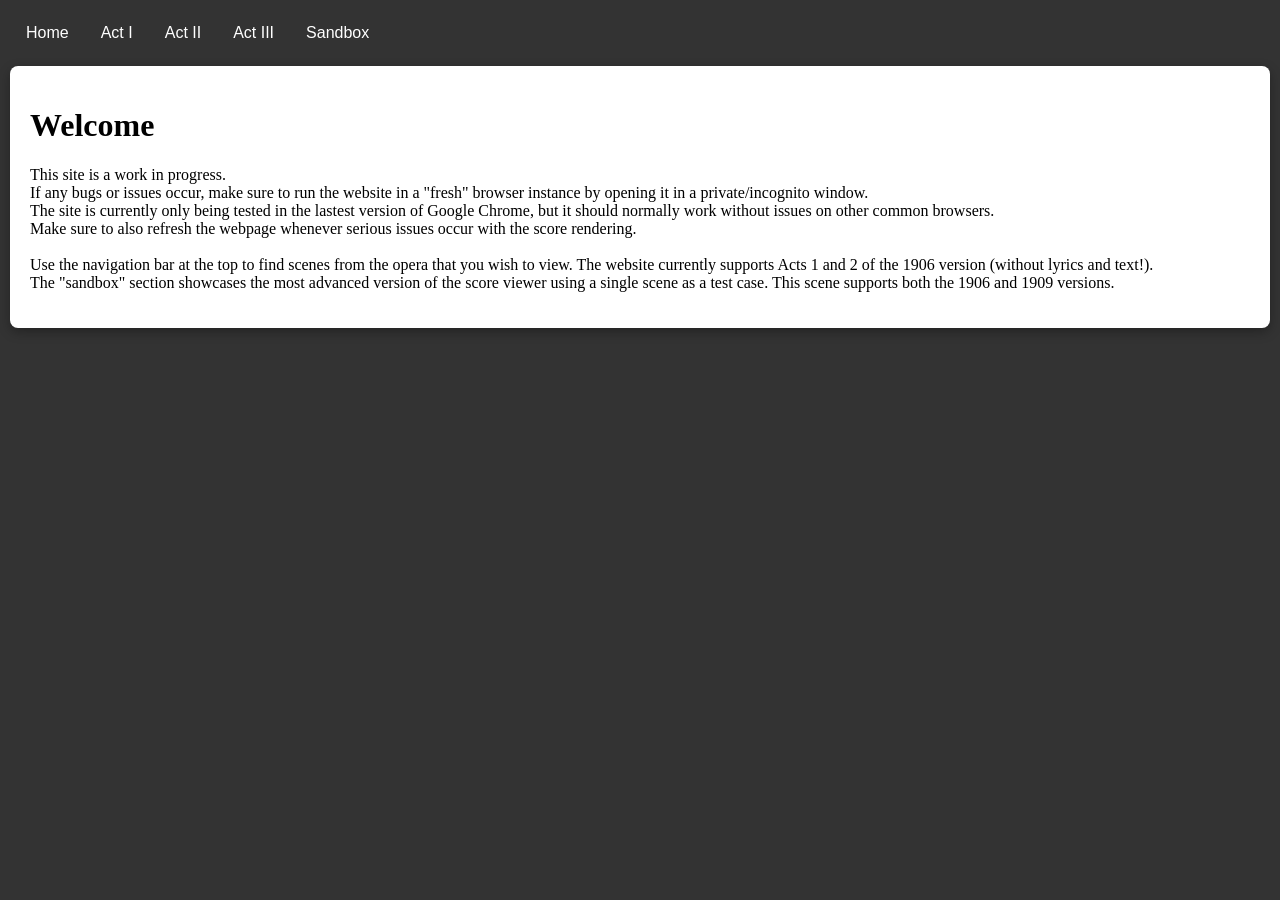
<file: index.html>
<!DOCTYPE html>
<html>
    <head>
        <meta charset="utf-8">
        <meta name="viewport" content="width=device-width">
        <link href="index.css" rel="stylesheet" type="text/css" />
        <title>Les Naufrageurs - Home</title>
    </head>

    <body>

        <!--NAVIGATION BAR-->
        <div class="navbar">
        <a href="index.html">Home</a>
        <div class="dropdown">
        <button class="dropbtn" onclick="toggleDropdown('myDropdown1')">Act I
            <i class="fa fa-caret-down"></i>
        </button>
        <div class="dropdown-content" id="myDropdown1">
            <a href="">Prélude</a>
            <a href="">Scène I</a>
            <a href="">Scène II</a>
            <a href="">Scène III</a>
            <a href="">Scène IV</a>
            <a href="">Scène V</a>
            <a href="">Scène VI</a>
            <a href="">Scène VII</a>
            <a href="">Scène VIII</a>
            <a href="">Scène IX</a>
            <a href="">Scène X</a>
            <a href="">Scène XI</a>
        </div>
        </div>
        <div class="dropdown">
        <button class="dropbtn" onclick="toggleDropdown('myDropdown2')">Act II
            <i class="fa fa-caret-down"></i>
        </button>
        <div class="dropdown-content" id="myDropdown2">
            <a href="">Prélude</a>
            <a href="">Scène I</a>
            <a href="">Scène II</a>
            <a href="">Scène III</a>
            <a href="">Scène IV</a>
            <a href="">Scène V</a>
        </div>
        </div>
        <div class="dropdown">
        <button class="dropbtn" onclick="toggleDropdown('myDropdown3')">Act III
            <i class="fa fa-caret-down"></i>
        </button>
        <div class="dropdown-content" id="myDropdown3">
            <a href="">Scène I</a>
            <a href="">Scène II</a>
        </div>
        </div>
        <a href="pages/sandbox.html" id="testSandbox" class="test-sandbox" aria-pressed="false">Sandbox</a>
        </div>
		
		<!-- NAVIGATION BAR SCRIPT -->
        <script src="scripts/navigationBar.js" defer></script>

        <div class="content-section">
            <h1>Welcome</h1>
            <p>
                This site is a work in progress.
                <br>If any bugs or issues occur, make sure to run the website in a "fresh" browser instance by opening it in a private/incognito window.
                <br>The site is currently only being tested in the lastest version of Google Chrome, but it should normally work without issues on other common browsers.
                <br>Make sure to also refresh the webpage whenever serious issues occur with the score rendering.
                <br>
                <br>Use the navigation bar at the top to find scenes from the opera that you wish to view. The website currently supports Acts 1 and 2 of the 1906 version (without lyrics and text!).
                <br>The "sandbox" section showcases the most advanced version of the score viewer using a single scene as a test case. This scene supports both the 1906 and 1909 versions.
            </p>
        </div>
    </body>
</html>
</file>
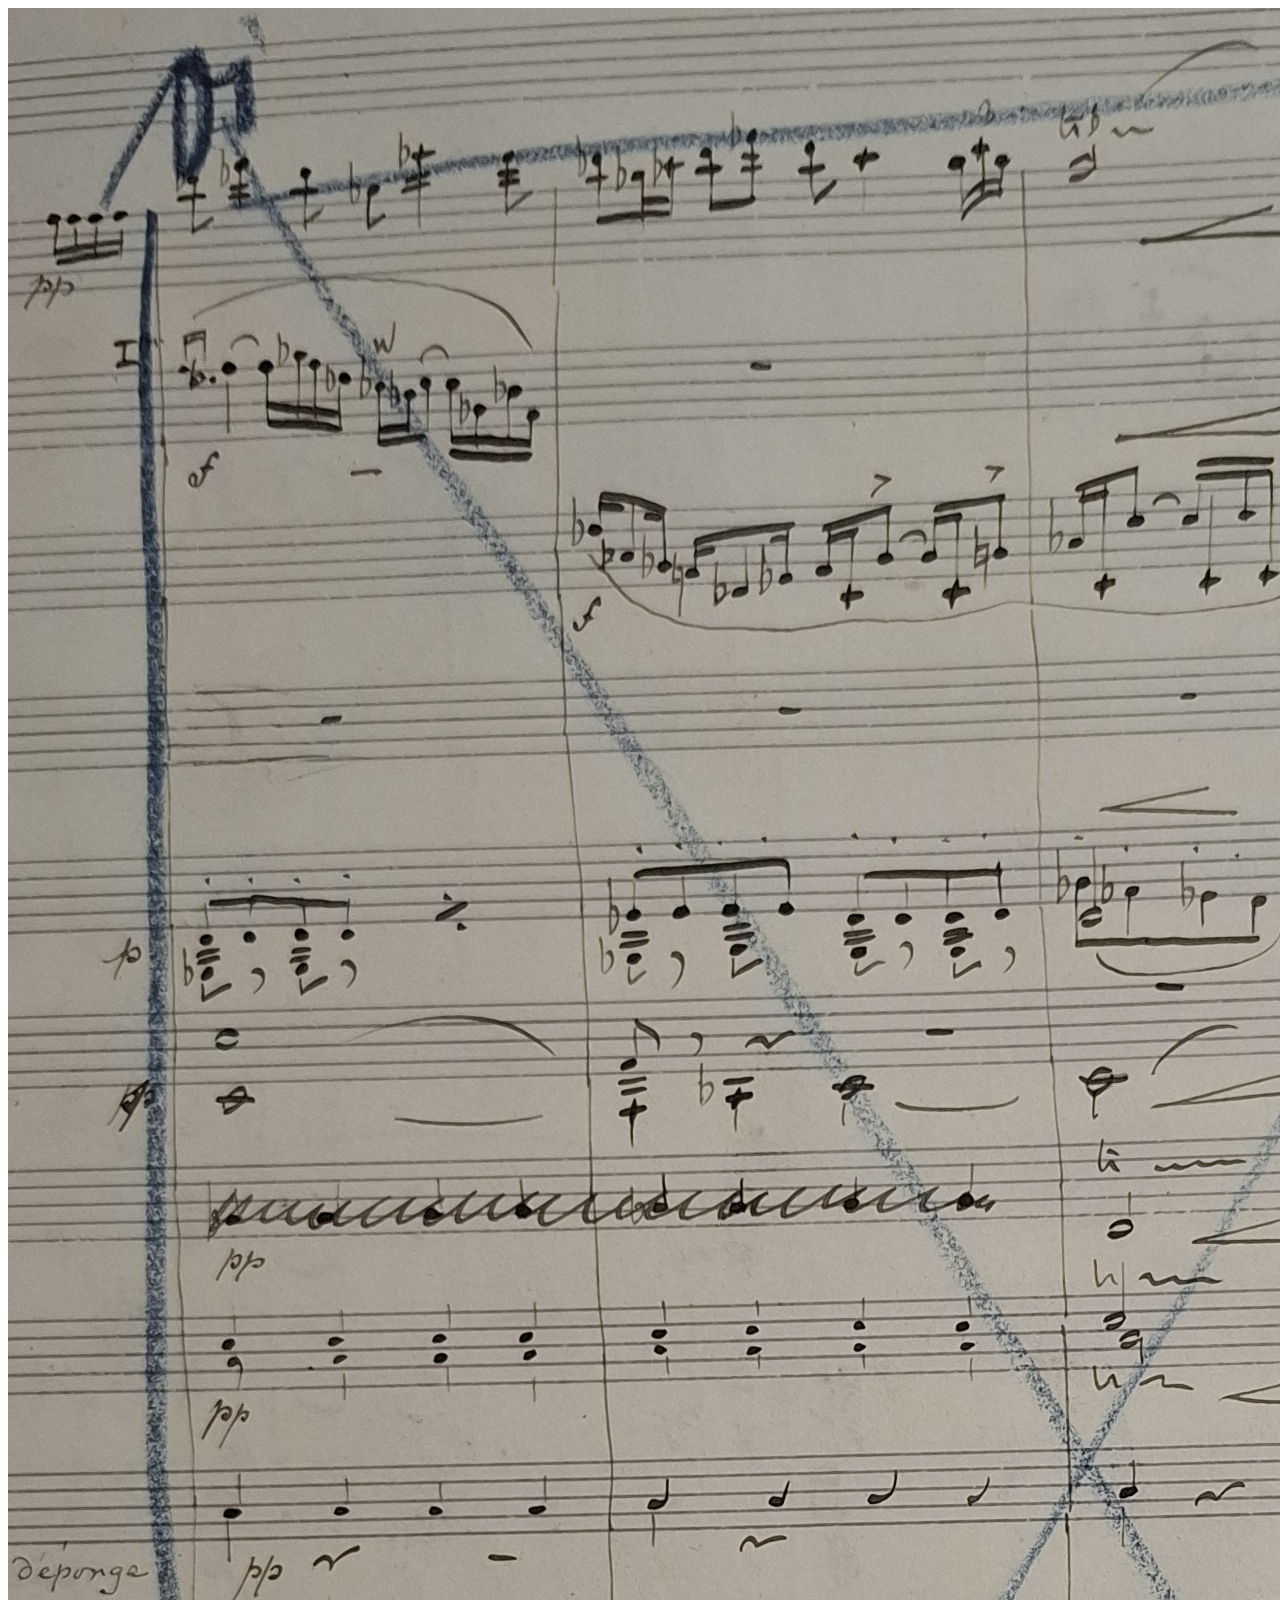
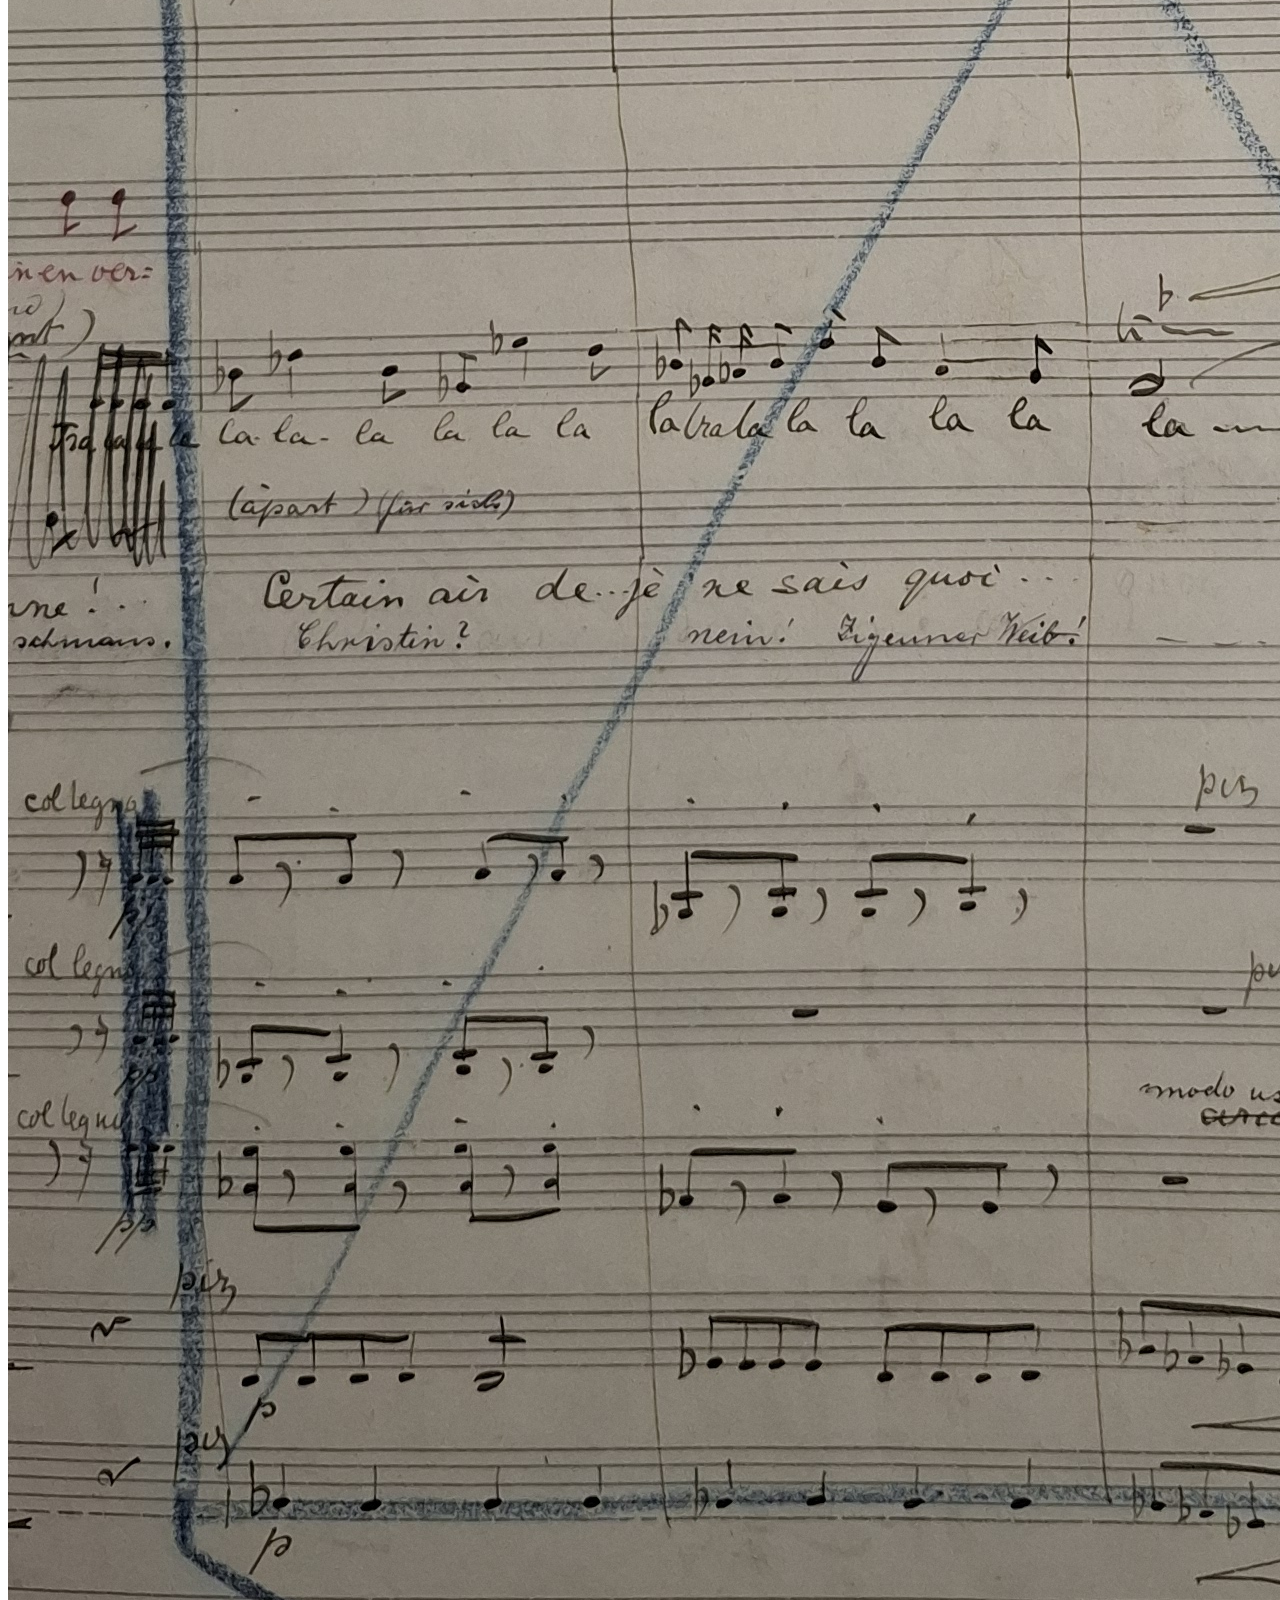
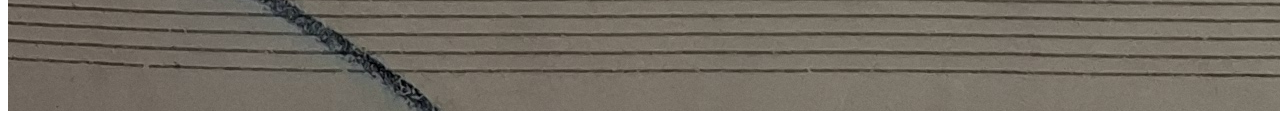
<file: pages/sandbox-nest.html>
<!DOCTYPE html>
<html>
  <head>
	<meta charset="utf-8">
    <meta name="viewport" content="width=device-width">
	<title>Nested Score Test</title>
  </head>
  <body>
    <img src="../images/act1-scene8-extract.png">
  </body>
</html>
</file>
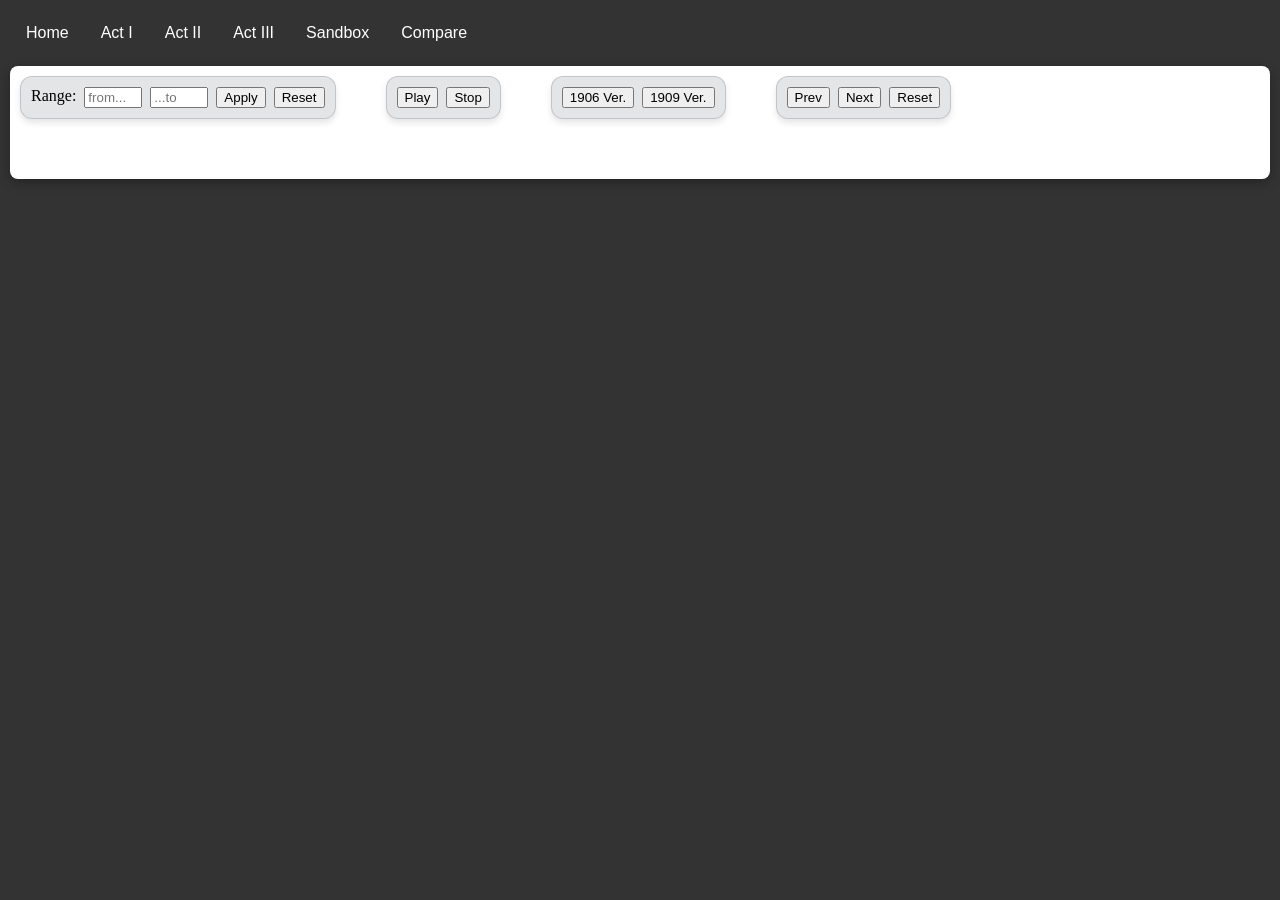
<file: pages/sandbox.html>
<!DOCTYPE html>
<html>
  <head>
	<meta charset="utf-8">
    <meta name="viewport" content="width=device-width">
	<title>Les Naufrageurs - Score Viewer</title>
	<link href="sandbox.css" rel="stylesheet" type="text/css" />
    <script src="https://www.verovio.org/javascript/latest/verovio-toolkit-wasm.js" defer></script>
	<script src="https://www.midijs.net/lib/midi.js"></script>
  </head>
  <body>

	<!-- NAVIGATION BAR-->
	<div class="navbar">
	<a href="../index.html">Home</a>
	<div class="dropdown">
	<button class="dropbtn" onclick="toggleDropdown('myDropdown1')">Act I
		<i class="fa fa-caret-down"></i>
	</button>
	<div class="dropdown-content" id="myDropdown1">
        <a href="">Prélude</a>
		<a href="">Scène I</a>
		<a href="">Scène II</a>
		<a href="">Scène III</a>
		<a href="">Scène IV</a>
		<a href="">Scène V</a>
		<a href="">Scène VI</a>
		<a href="">Scène VII</a>
		<a href="">Scène VIII</a>
		<a href="">Scène IX</a>
		<a href="">Scène X</a>
		<a href="">Scène XI</a>
    </div>
	</div>
	<div class="dropdown">
	<button class="dropbtn" onclick="toggleDropdown('myDropdown2')">Act II
		<i class="fa fa-caret-down"></i>
	</button>
	<div class="dropdown-content" id="myDropdown2">
		<a href="">Prélude</a>
		<a href="">Scène I</a>
		<a href="">Scène II</a>
		<a href="">Scène III</a>
		<a href="">Scène IV</a>
		<a href="">Scène V</a>
	</div>
	</div>
	<div class="dropdown">
	<button class="dropbtn" onclick="toggleDropdown('myDropdown3')">Act III
		<i class="fa fa-caret-down"></i>
	</button>
	<div class="dropdown-content" id="myDropdown3">
		<a href="">Scène I</a>
		<a href="">Scène II</a>
	</div>
	</div>
	<a href="../pages/sandbox.html" id="testSandbox" class="test-sandbox" aria-pressed="false">Sandbox</a>
	<a href="#" id="compareToggle" class="compare-toggle" aria-pressed="false">Compare</a>
	</div>

	<!-- NAVIGATION BAR SCRIPT -->
	<script src="../scripts-sandbox/navigationBar.js" defer></script>
  
	<!-- VEROVIO -->
	<script src="../scripts-sandbox/verovio.js" defer></script>

	<!--SCORE SELECTION & URL PARAMS-->
	<script src="../scripts-sandbox/scoreSelectionAndURL.js" defer></script>
	
	<!-- SCORES ON WEBPAGE -->
	<div id="scoreLayout" class="score-layout">
		
		<!-- SCORE 1 -->
		<div class="score-section">
			<div class="button-group">
			<label>Range: </label>
			<input class="start" type="text" placeholder="from...">
			<input class="end" type="text" placeholder="...to">
			<button class="applySelection">Apply</button>
			<button class="resetPage">Reset</button>
			</div>
			<div class="button-group">
			<button class="playMIDI">Play</button>
			<button class="stopMIDI">Stop</button>
			</div>
			<div class="button-group">
			<button class="versionA">1906 Ver.</button>
			<button class="versionB">1909 Ver.</button>
			</div>
			<div class="button-group">
			<button class="prevPage">Prev</button>
			<button class="nextPage">Next</button>
			<button class="resetPage">Reset</button>
			</div>
			<div id="score1"></div>
		</div>
		
		<!-- SCORE 2 -->
		<div class="score-section" id="compareScoreSection" hidden>
			<div class="button-group">
			<label>Range: </label>
			<input class="start" type="text" placeholder="from...">
			<input class="end" type="text" placeholder="...to">
			<button class="applySelection">Apply</button>
			<button class="resetPage">Reset</button>
			</div>
			<div class="button-group">
			<button class="playMIDI">Play</button>
			<button class="stopMIDI">Stop</button>
			</div>
			<div class="button-group">
			<button class="versionA">1906 Ver.</button>
			<button class="versionB">1909 Ver.</button>
			</div>
			<div class="button-group">
			<button class="prevPage">Prev</button>
			<button class="nextPage">Next</button>
			<button class="resetPage">Reset</button>
			</div>
			<div id="score2"></div>
		</div>
		
	</div>

	<!-- Mutation Observer (NOTE SELECTION)-->
	<script src="../scripts-sandbox/mutationObserver.js" defer></script>
	
  </body>
</html>
</file>
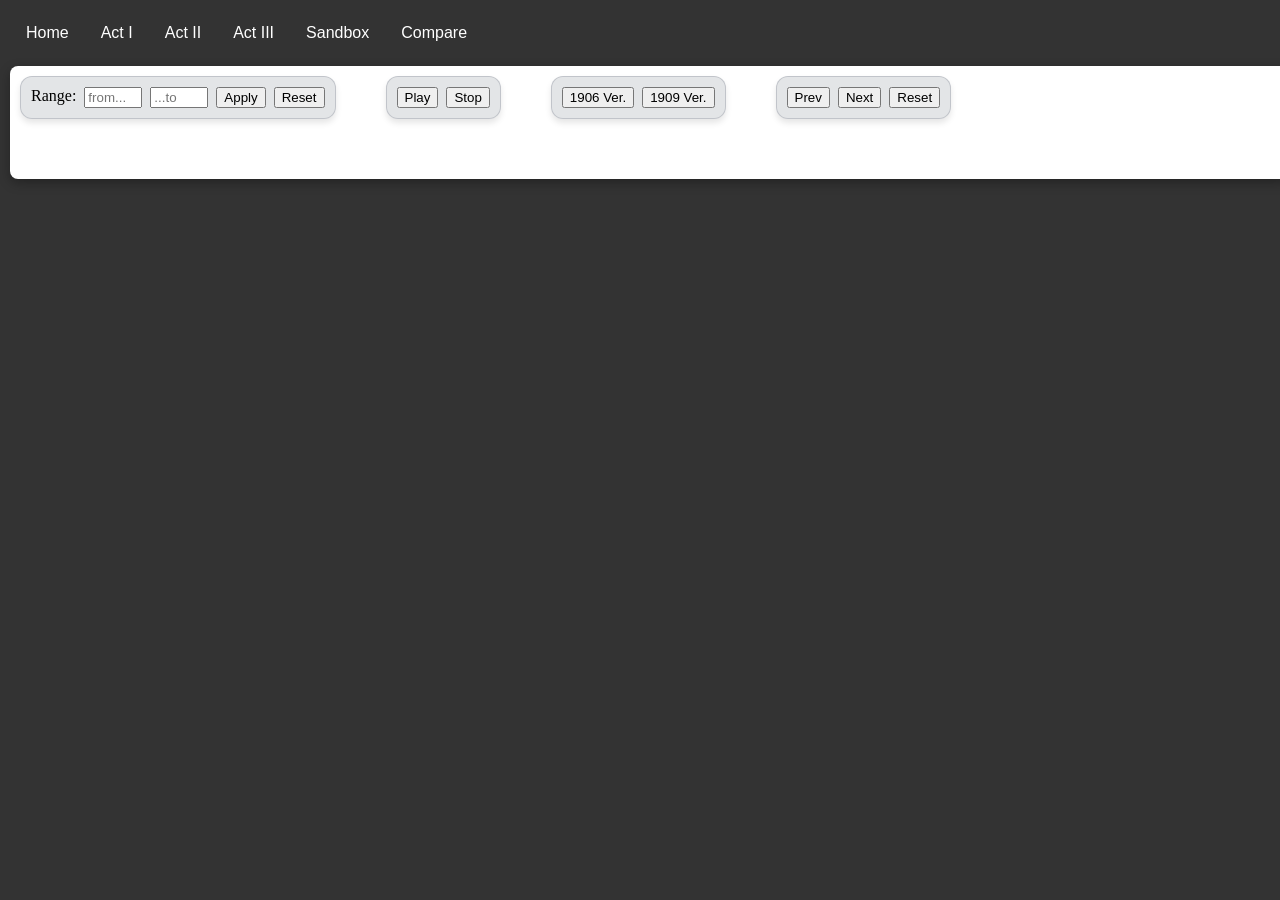
<file: pages/scorepage.html>
<!DOCTYPE html>
<html>
  <head>
	<meta charset="utf-8">
    <meta name="viewport" content="width=device-width">
	<title>Les Naufrageurs - Score Viewer</title>
	<link href="scorepage.css" rel="stylesheet" type="text/css" />
    <script src="https://www.verovio.org/javascript/latest/verovio-toolkit-wasm.js" defer></script>
	<script src="https://www.midijs.net/lib/midi.js"></script>
  </head>
  <body>

	<!-- NAVIGATION BAR-->
	<div class="navbar">
	<a href="../index.html">Home</a>
	<div class="dropdown">
	<button class="dropbtn" onclick="toggleDropdown('myDropdown1')">Act I
		<i class="fa fa-caret-down"></i>
	</button>
	<div class="dropdown-content" id="myDropdown1">
        <a href="">Prélude</a>
		<a href="">Scène I</a>
		<a href="">Scène II</a>
		<a href="">Scène III</a>
		<a href="">Scène IV</a>
		<a href="">Scène V</a>
		<a href="">Scène VI</a>
		<a href="">Scène VII</a>
		<a href="">Scène VIII</a>
		<a href="">Scène IX</a>
		<a href="">Scène X</a>
		<a href="">Scène XI</a>
    </div>
	</div>
	<div class="dropdown">
	<button class="dropbtn" onclick="toggleDropdown('myDropdown2')">Act II
		<i class="fa fa-caret-down"></i>
	</button>
	<div class="dropdown-content" id="myDropdown2">
		<a href="">Prélude</a>
		<a href="">Scène I</a>
		<a href="">Scène II</a>
		<a href="">Scène III</a>
		<a href="">Scène IV</a>
		<a href="">Scène V</a>
	</div>
	</div>
	<div class="dropdown">
	<button class="dropbtn" onclick="toggleDropdown('myDropdown3')">Act III
		<i class="fa fa-caret-down"></i>
	</button>
	<div class="dropdown-content" id="myDropdown3">
		<a href="">Scène I</a>
		<a href="">Scène II</a>
	</div>
	</div>
	<a href="../pages/sandbox.html" id="testSandbox" class="test-sandbox" aria-pressed="false">Sandbox</a>
	<a href="#" id="compareToggle" class="compare-toggle" aria-pressed="false">Compare</a>
	</div>

	<!-- NAVIGATION BAR SCRIPT -->
	<script src="../scripts/navigationBar.js" defer></script>
  
	<!-- VEROVIO -->
	<script src="../scripts/verovio.js" defer></script>

	<!--SCORE SELECTION & URL PARAMS-->
	<script src="../scripts/scoreSelectionAndURL.js" defer></script>
	
	<!-- SCORES ON WEBPAGE -->
	<div id="scoreLayout" class="score-layout">
		
		<!-- SCORE 1 -->
		<div class="score-section">
			<div class="button-group">
			<label>Range: </label>
			<input class="start" type="text" placeholder="from...">
			<input class="end" type="text" placeholder="...to">
			<button class="applySelection">Apply</button>
			<button class="resetPage">Reset</button>
			</div>
			<div class="button-group">
			<button class="playMIDI">Play</button>
			<button class="stopMIDI">Stop</button>
			</div>
			<div class="button-group">
			<button class="versionA">1906 Ver.</button>
			<button class="versionB">1909 Ver.</button>
			</div>
			<div class="button-group">
			<button class="prevPage">Prev</button>
			<button class="nextPage">Next</button>
			<button class="resetPage">Reset</button>
			</div>
			<div id="score1"></div>
		</div>
		
		<!-- SCORE 2 -->
		<div class="score-section" id="compareScoreSection" hidden>
			<div class="button-group">
			<label>Range: </label>
			<input class="start" type="text" placeholder="from...">
			<input class="end" type="text" placeholder="...to">
			<button class="applySelection">Apply</button>
			<button class="resetPage">Reset</button>
			</div>
			<div class="button-group">
			<button class="playMIDI">Play</button>
			<button class="stopMIDI">Stop</button>
			</div>
			<div class="button-group">
			<button class="versionA">1906 Ver.</button>
			<button class="versionB">1909 Ver.</button>
			</div>
			<div class="button-group">
			<button class="prevPage">Prev</button>
			<button class="nextPage">Next</button>
			<button class="resetPage">Reset</button>
			</div>
			<div id="score2"></div>
		</div>
		
	</div>

	<!-- Mutation Observer (NOTE SELECTION)-->
	<script src="../scripts/mutationObserver.js" defer></script>
	
  </body>
</html>
</file>
<file: index.css>
body {
    background: rgba(51, 51, 51);
    margin: 10px;
}

.navbar {
    background-color: #333;
    font-family: Arial, Helvetica, sans-serif;
    display: flow-root;
}

.navbar a {
    float: left;
    font-size: 16px;
    color: white;
    text-align: center;
    padding: 14px 16px;
    text-decoration: none;
}

.dropdown {
    float: left;
    position: relative;
}

.dropdown .dropbtn {
    cursor: pointer;
    font-size: 16px;  
    border: none;
    outline: none;
    color: white;
    padding: 14px 16px;
    background-color: inherit;
    font-family: inherit;
    margin: 0;
}

.navbar a:hover, .dropdown:hover .dropbtn, .dropbtn:focus {
    background-color: red;
}

.dropdown-content {
    display: none;
    position: absolute;
    background-color: #f9f9f9;
    min-width: 160px;
    box-shadow: 0px 8px 16px 0px rgba(0,0,0,0.2);
    z-index: 1;
}

.dropdown-content a {
    float: none;
    color: black;
    padding: 12px 16px;
    text-decoration: none;
    display: block;
    text-align: left;
}

.dropdown-content a:hover {
    background-color: #ddd;
}

.show {
    display: block;
}

.content-section {
    background-color: white;
    padding: 20px;
    margin: 10px auto;
    border-radius: 8px;
    box-shadow: 0 4px 12px rgba(0,0,0,0.3);
}
</file>
<file: pages/sandbox.css>
body {
	background: rgba(51, 51, 51);
	margin: 10px;
}

.selected-note,
.selected-note * {
	fill: limegreen;
	stroke: limegreen;
}

g.note.playing {
	fill: crimson;
}

#score1 svg .pgFoot.autogenerated {
    display: none !important;
}

#score2 svg .pgFoot.autogenerated {
    display: none !important;
}

.score-section {
	display: flex;
	flex-wrap: wrap;
	gap: 50px;
	background-color: white;
    padding: 10px;
    margin: 10px auto;
    border-radius: 8px;
    box-shadow: 0 4px 12px rgba(0,0,0,0.3);
}

.score-section[hidden] {
	display: none;
}
 
.score-section > div[id^="score"] {
	width: 100%;
}
 
.button-group {
	display: flex;
	flex-wrap: nowrap;
	gap: 8px;
	padding: 10px;
    background: rgba(117, 124, 136, 0.2);
    border: 1px solid rgba(117, 124, 136, 0.3);
    border-radius: 12px;
    box-shadow: 0 4px 6px rgba(0, 0, 0, 0.1);
}

.start, .end {
  width: 50px;
  height: 15px;
}

.navbar {
background-color: #333;
font-family: Arial, Helvetica, sans-serif;
display: flow-root;
}

.navbar a {
float: left;
font-size: 16px;
color: white;
text-align: center;
padding: 14px 16px;
text-decoration: none;
}

.dropdown {
float: left;
position: relative;
}

.dropdown .dropbtn {
cursor: pointer;
font-size: 16px;  
border: none;
outline: none;
color: white;
padding: 14px 16px;
background-color: inherit;
font-family: inherit;
margin: 0;
}

.navbar a:hover, .dropdown:hover .dropbtn, .dropbtn:focus {
background-color: red;
}

.navbar a.compare-toggle {
cursor: pointer;
}

.navbar a.compare-toggle.is-active {
background-color: #1f6feb;
}

.navbar a.compare-toggle.is-active:hover {
background-color: #1f6feb;
}

.dropdown-content {
display: none;
position: absolute;
background-color: #f9f9f9;
min-width: 160px;
box-shadow: 0px 8px 16px 0px rgba(0,0,0,0.2);
z-index: 1;
}

.dropdown-content a {
float: none;
color: black;
padding: 12px 16px;
text-decoration: none;
display: block;
text-align: left;
}

.dropdown-content a:hover {
background-color: #ddd;
}

.show {
display: block;
}

/*SCORES LAYOUT*/
.score-layout {
	display: block;
}

body.compare-active:not(.stacked-compare) .score-layout {
	display: grid;
	grid-template-columns: minmax(0, 1fr) minmax(0, 1fr);
	gap: 10px;
	align-items: stretch;
}

body.compare-active:not(.stacked-compare) .score-section {
	align-content: flex-start;
	box-sizing: border-box;
}

.score-layout > .score-section {
	min-width: 0;
	margin: 10px 0;
}

body.stacked-compare .score-layout {
	display: block;
}

body.stacked-compare .score-layout > .score-section {
	width: 100%;
	flex: none;
}

.score-section {
	overflow: auto;
}

.score-section > div[id^="score"] {
	width: 100%;
	min-width: 0;
}

.score-section svg {
	max-width: 100%;
	height: auto;
}

/*ANNOTATIONS*/
.annotation-box {
	pointer-events: auto;
	cursor: default;
}

.annotation-box rect {
	fill: rgba(51, 51, 51);
	stroke: limegreen !important;
	stroke-width: 3px !important;
}

.annotation-box text {
	fill: white;
	stroke: none;
}
</file>
<file: pages/scorepage.css>
body {
	background: rgba(51, 51, 51);
	margin: 10px;
}

.selected-note,
.selected-note * {
	fill: limegreen;
	stroke: limegreen;
}

g.note.playing {
	fill: crimson;
}

#score1 svg .pgFoot.autogenerated {
    display: none !important;
}

#score2 svg .pgFoot.autogenerated {
    display: none !important;
}

.score-section {
	display: flex;
	flex-wrap: wrap;
	gap: 50px;
	background-color: white;
    padding: 10px;
    margin: 10px auto;
    border-radius: 8px;
    box-shadow: 0 4px 12px rgba(0,0,0,0.3);
}

.score-section[hidden] {
	display: none;
}
 
.score-section > div[id^="score"] {
	width: 100%;
}
 
.button-group {
	display: flex;
	flex-wrap: nowrap;
	gap: 8px;
	padding: 10px;
    background: rgba(117, 124, 136, 0.2);
    border: 1px solid rgba(117, 124, 136, 0.3);
    border-radius: 12px;
    box-shadow: 0 4px 6px rgba(0, 0, 0, 0.1);
}

.start, .end {
  width: 50px;
  height: 15px;
}

.navbar {
background-color: #333;
font-family: Arial, Helvetica, sans-serif;
display: flow-root;
}

.navbar a {
float: left;
font-size: 16px;
color: white;
text-align: center;
padding: 14px 16px;
text-decoration: none;
}

.dropdown {
float: left;
position: relative;
}

.dropdown .dropbtn {
cursor: pointer;
font-size: 16px;  
border: none;
outline: none;
color: white;
padding: 14px 16px;
background-color: inherit;
font-family: inherit;
margin: 0;
}

.navbar a:hover, .dropdown:hover .dropbtn, .dropbtn:focus {
background-color: red;
}

.navbar a.compare-toggle {
cursor: pointer;
}

.navbar a.compare-toggle.is-active {
background-color: #1f6feb;
}

.navbar a.compare-toggle.is-active:hover {
background-color: #1f6feb;
}

.dropdown-content {
display: none;
position: absolute;
background-color: #f9f9f9;
min-width: 160px;
box-shadow: 0px 8px 16px 0px rgba(0,0,0,0.2);
z-index: 1;
}

.dropdown-content a {
float: none;
color: black;
padding: 12px 16px;
text-decoration: none;
display: block;
text-align: left;
}

.dropdown-content a:hover {
background-color: #ddd;
}

.show {
display: block;
}

/*SCORES LAYOUT*/
.score-layout {
	display: block;
}

body.compare-active:not(.stacked-compare) .score-layout {
	display: grid;
	grid-template-columns: minmax(0, 1fr) minmax(0, 1fr);
	gap: 10px;
	align-items: start;
}

.score-layout > .score-section {
	min-width: 0;
	margin: 10px 0;
}

body.stacked-compare .score-layout {
	display: block;
}

body.stacked-compare .score-layout > .score-section {
	width: 100%;
	flex: none;
}

.score-section {
	overflow: auto;
}

.score-section > div[id^="score"] {
	width: 100%;
	min-width: 0;
}

.score-section svg {
	max-width: 100%;
	height: auto;
}

/*ANNOTATIONS*/
.annotation-box {
	pointer-events: auto;
	cursor: default;
}

.annotation-box rect {
	fill: rgba(51, 51, 51);
	stroke: limegreen !important;
	stroke-width: 3px !important;
}

.annotation-box text {
	fill: white;
	stroke: none;
}
</file>
